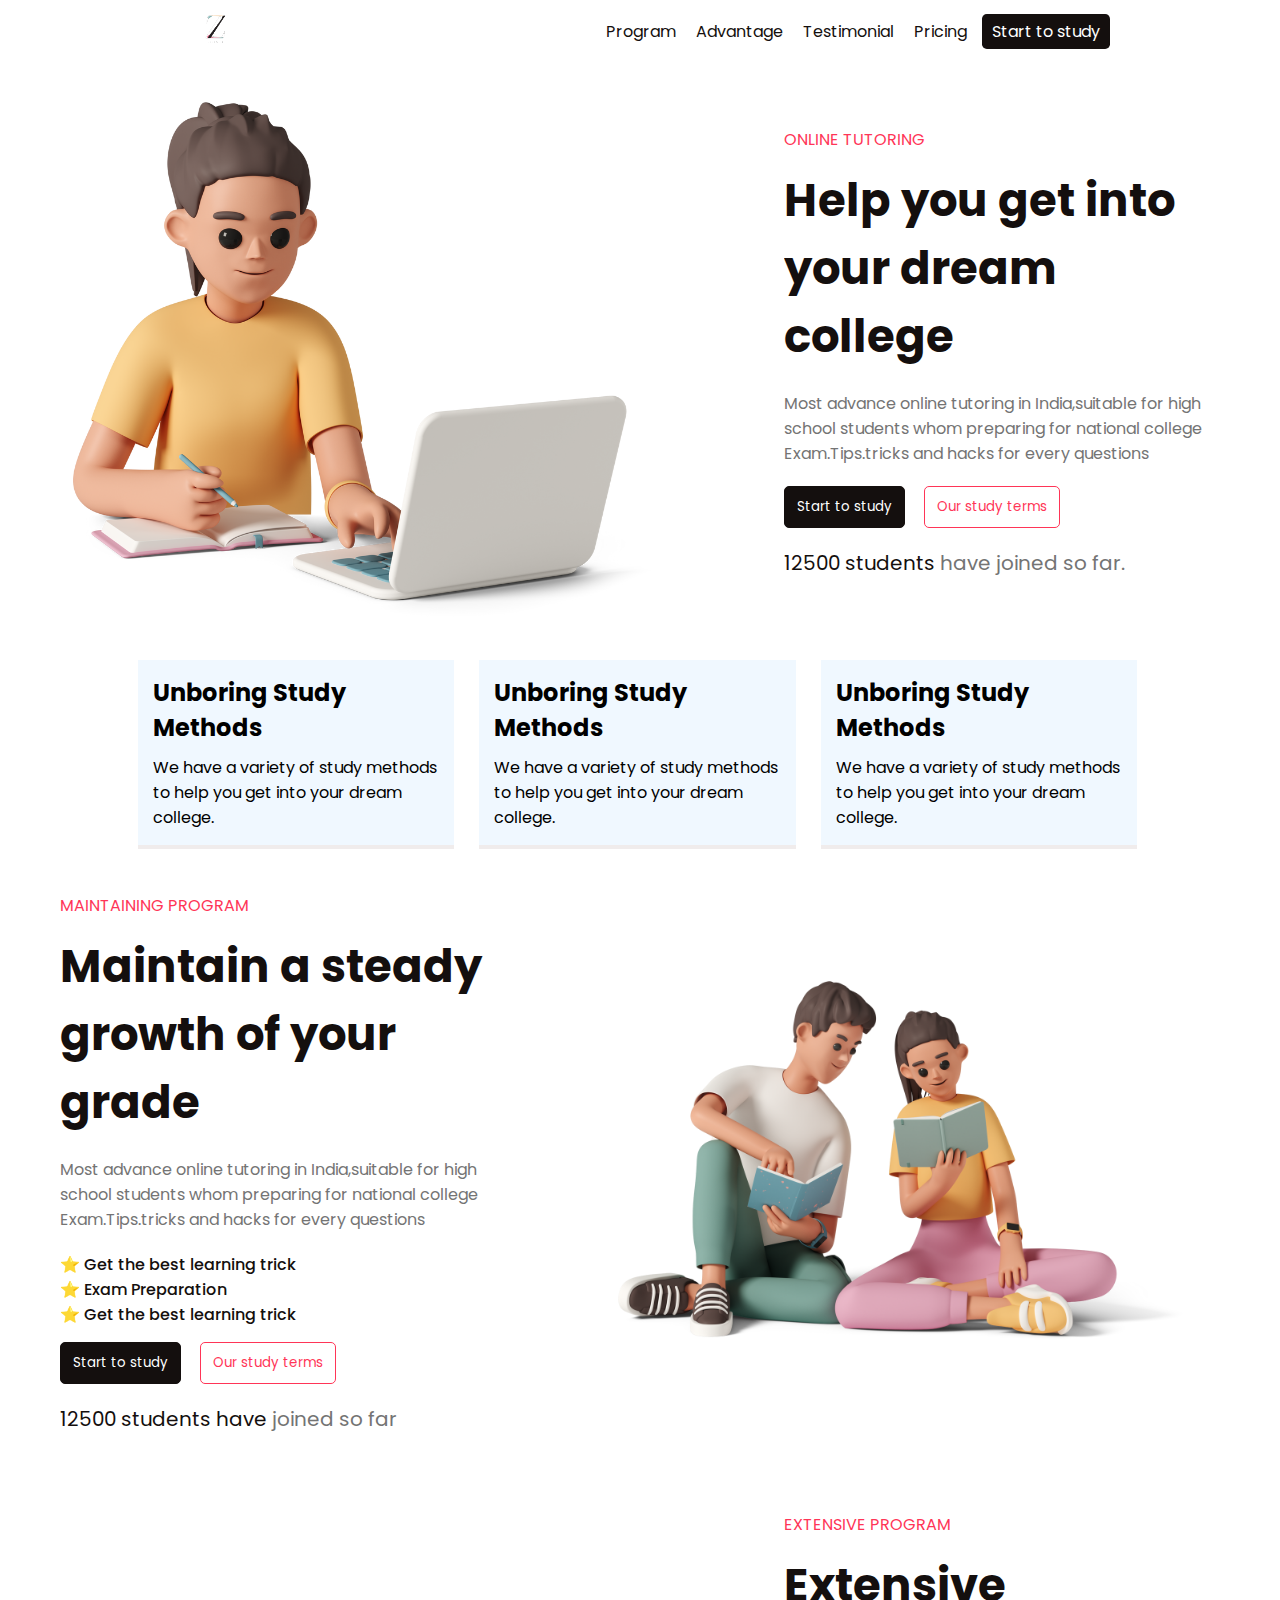
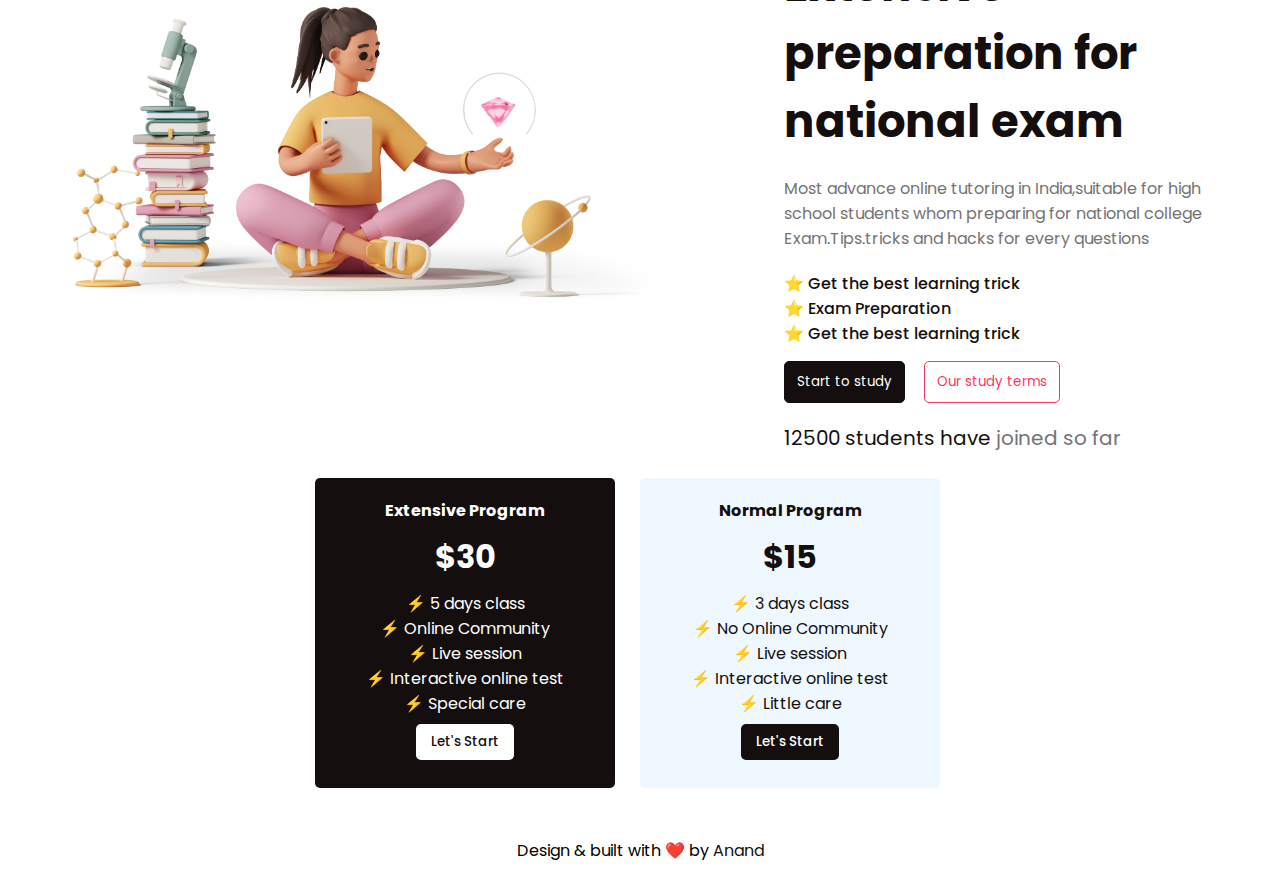
<file: web-dev-course-landing-ui/index.html>
<!DOCTYPE html>
<html lang="en">
  <head>
    <meta charset="UTF-8" />
    <meta http-equiv="X-UA-Compatible" content="IE=edge" />
    <meta name="viewport" content="width=device-width, initial-scale=1.0" />
    <title>Web Dev Course</title>
    <link rel="preconnect" href="https://fonts.googleapis.com" />
    <link rel="preconnect" href="https://fonts.gstatic.com" crossorigin />
    <link rel="stylesheet" href="./index.css" />
  </head>
  <body>
    <nav class="navbar">
      <div class="logo">
        <a href="./index.html">
          <img
            src="./assets/logo.png"
            alt="logo"
            srcset="./assets/logo.png"
            id="logo"
          />
        </a>
      </div>
      <ul class="navbar__links">
        <li>
          <a href="#!" class="menu"> Program </a>
        </li>
        <li>
          <a href="#!" class="menu"> Advantage </a>
        </li>
        <li>
          <a href="#!" class="menu"> Testimonial </a>
        </li>
        <li>
          <a href="#!" class="menu"> Pricing </a>
        </li>
        <li class="navbar__links--cta">
          <a href="#!"> Start to study </a>
        </li>
      </ul>
    </nav>
    <main class="hero">
        <img src="./assets/hero.png" alt="hero" class="banner__image">
        <div class="hero__details">
            <span class="hero__assert">
                ONLINE TUTORING
            </span>
            <h1 class="hero__title">
                Help you get into your dream college
            </h1>
            <p class="hero__description">
                Most advance online tutoring in India,suitable for high school students whom preparing for national college Exam.Tips.tricks and hacks for every questions
            </p>
            <div class="hero__action">
                <button href="#!" class="hero__action--cta">
                    Start to study
                </button>
                <button href="#!" class="hero__action--terms">
                    Our study terms
                </button>
            </div>
            <p class="hero_stats">
                12500 students <span class="hero__stats--action">have joined so far.</span>
            </p>
        </div>
    </main>
	<section class="whyUs">
		<div class="program__whyus">
			<h2>
				Unboring Study Methods
			</h2>
			<p>
				We have a variety of study methods to help you get into your dream college.
			</p>
		</div>
		<div class="program__whyus">
			<h2>
				Unboring Study Methods
			</h2>
			<p>
				We have a variety of study methods to help you get into your dream college.
			</p>
		</div>
		<div class="program__whyus">
			<h2>
				Unboring Study Methods
			</h2>
			<p>
				We have a variety of study methods to help you get into your dream college.
			</p>
		</div>
	</section>
	<section class="maintain">
		<img src="./assets/section_1.png" alt="two-people-reading" srcset="./assets/section_1.png" class="maintain__image">
		<div class="maintain__details">
			<span class="mainain__assert">
				MAINTAINING PROGRAM
			</span>
			<h1 class="maintain__title">
				Maintain a steady growth of your grade
			</h1>
			<p class="maintain__description">
				Most advance online tutoring in India,suitable for high school students whom preparing for national college Exam.Tips.tricks and hacks for every questions
			</p>
			<p class="mainain__list">
				⭐ Get the best learning trick
			</p>
			<p class="mainain__list">
				⭐ Exam Preparation
			</p>
			<p class="mainain__list">
				⭐ Get the best learning trick
			</p>
			<div class="maintain__action">
                <button href="#!" class="maintain__action--cta">
                    Start to study
                </button>
                <button href="#!" class="maintain__action--terms">
                    Our study terms
                </button>
            </div>
			<p class="maintain_stats">
				12500 students have
				<span class="maintain__stats--action">
					joined so far
				</span>
			</p>
		</div>
	</section>
	<section class="extensive">
		<img src="./assets/section_2.png" alt="person with pileup of books" class="extensive__image">
		<div class="extensive__details">
			<span class="extensive__assert">
				EXTENSIVE PROGRAM
			</span>
			<h1 class="extensive__title">
				Extensive preparation for national exam
			</h1>
			<p class="extensive__description">
				Most advance online tutoring in India,suitable for high school students whom preparing for national college Exam.Tips.tricks and hacks for every questions
			</p>
			<p class="extensive__list">
				⭐ Get the best learning trick
			</p>
			<p class="extensive__list">
				⭐ Exam Preparation
			</p>
			<p class="extensive__list">
				⭐ Get the best learning trick
			</p>
			<div class="extensive__action">
                <button href="#!" class="extensive__action--cta">
                    Start to study
                </button>
                <button href="#!" class="extensive__action--terms">
                    Our study terms
                </button>
            </div>
			<p class="extensive_stats">
				12500 students have
				<span class="extensive__stats--action">
					joined so far
				</span>
			</p>
		</div>
	</section>
	<section class="pricing">
		<div class="pricing__card pricing__card--extensive">
			<p class="pricing__card--title">
				Extensive Program
			</p>
			<h1 class="pricing__card--price">
				$30
			</h1>
			<ul class="features">
				<li class="features__list">
					⚡ 5 days class
				</li>
				<li class="features__list">
					⚡ Online Community
				</li>
				<li class="features__list">
					⚡ Live session
				</li>
				<li class="features__list">
					⚡ Interactive online test
				</li>
				<li class="features__list">
					⚡ Special care
				</li>
			</ul>
			<div class="subscribe">
                <button href="#!" class="subscribe--btn subscribe--btn-white">
                    Let's Start
                </button>
            </div>
		</div>
		<div class="pricing__card pricing__card--normal">
			<p class="pricing__card--title">
				Normal Program
			</p>
			<h1 class="pricing__card--price">
				$15
			</h1>
			<ul class="features">
				<li class="features__list">
					⚡ 3 days class
				</li>
				<li class="features__list">
					⚡ No Online Community
				</li>
				<li class="features__list">
					⚡ Live session
				</li>
				<li class="features__list">
					⚡ Interactive online test
				</li>
				<li class="features__list">
					⚡ Little care
				</li>
			</ul>
			<div class="subscribe">
                <button href="#!" class="subscribe--btn subscribe--btn-black">
                    Let's Start
                </button>
            </div>
		</div>
	</section>
	<footer>
		<p class="footer text-center">
			Design & built with ❤️ by <a href="https://peerlist.io/anandbaraik" target="_blank">Anand</a>
		</p>
	</footer>
  </body>
</html>
</file>
<file: web-dev-course-landing-ui/index.css>
@import url('https://fonts.googleapis.com/css2?family=Poppins:ital,wght@0,100;0,200;0,300;0,400;0,500;0,600;0,700;0,800;0,900;1,100;1,200;1,300;1,400;1,500;1,600;1,700;1,800;1,900&display=swap');

:root{
    --black-color: #140F0E;
    --white-color: #FFFFFF;
    --pink-color: #ff3557;
    --gray-color: #747474;
    --light-blue: #f0f8ff;
}

*{
    margin: 0;
    padding: 0;
    box-sizing: border-box;
    font-family: 'Poppins', sans-serif;
    overflow-x: hidden;
}

/* Navbar css */
.navbar{
    display: flex;
    flex-direction: row;
    justify-content: space-around;
    align-items: center;
    background-color: var(--white-color);
}

.logo {
    margin-top: 5px;
}

#logo{
    width: 100px;
    height: 50px;
    object-fit: contain;
}

.navbar__links{
    display: flex;
    margin: 0;
    padding: 0;
    align-items: center;
}

.navbar__links > li{
    list-style-type: none;
    margin: 5px;
    padding: 5px;
}

.navbar__links > li > a {
    text-decoration: none;
    color: var(--black-color);
}

.navbar__links > li > a.menu:hover{
    color: #363434;
    border-bottom: 1px solid #363434;
    font-weight: 400;
}

.navbar__links--cta  {
    background-color: var(--black-color);
    border-radius: 0.3rem;
    padding: 5px 10px !important;
}
.navbar__links--cta > a {
    color: var(--white-color) !important;
}

.navbar__links--cta:hover{
    background-color: #363434;
}

/* hero section css */
.hero, .extensive{
    display: flex;
    flex-direction: row;
    background-color: var(--white-color);
    justify-content: space-around;
    margin-top: 15px;
}

.banner__image, .maintain__image, .extensive__image{
    width: 50%;
    object-fit: contain;
    padding: 25px;
}

.hero__assert, .mainain__assert, .extensive__assert{
    color: var(--pink-color);
}

.hero__title, .maintain__title, .extensive__title {
    font-weight: bold;
    color: var(--black-color);
    font-size: 45px;
    margin-top: 15px;
    margin-bottom: 15px;
}

.hero__title:hover, .maintain__title:hover, .extensive__title:hover{
    color: #363434;
}

.hero__details, .extensive__details{
    flex: 0.7;
    margin-top: 50px;
}

.hero__description, .maintain__description, .extensive__description{
    color: var(--gray-color);
    margin: 20px 0 20px 0;
}

.hero_stats, .maintain_stats, .extensive_stats{
    margin-top: 20px;
    font-size: 20px;
    color: var(--black-color);
}

.hero__stats--action, .maintain__stats--action, .extensive__stats--action{
    color: var(--gray-color);
}

.hero__action--cta, .maintain__action--cta, .extensive__action--cta{
    color: var(--white-color);
    background-color: var(--black-color);
    padding: 10px 12px;
    border-radius: 5px;
    border: 1px solid var(--black-color);
    margin-right: 15px;
    cursor: pointer;
}

.hero__action--cta:hover, .maintain__action--cta:hover, .extensive__action--cta:hover{
    background-color: rgb(54, 52, 52);
}

.hero__action--terms, .maintain__action--terms, .extensive__action--terms{
    color: var(--pink-color);
    background-color: var(--white-color);
    padding: 10px 12px;
    border-radius: 5px;
    border: 1px solid var(--pink-color);
    cursor: pointer;
}

.hero__action--terms:hover, .maintain__action--terms:hover, .extensive__action--terms:hover{
    background-color: #fc6e85;
    color: var(--white-color);
}

/* why us */
.whyUs{
    display: flex;
    flex-direction: row;
    margin: 20px 0;
    justify-content: space-around;
    align-items: center;
    width: 80%;
    margin: auto;
}

.program__whyus {
    background-color: var(--light-blue);
    margin: 10px 15px 10px 10px;
    padding: 15px;
    box-shadow: 0px 4px #f0ecec;
}

.program__whyus > p{
    margin-top: 10px;
}

.maintain{
    display: flex;
    flex-direction: row-reverse;
    justify-content: space-around;
    margin-top: 25px;
    padding: 1%;
}

.maintain__action, .extensive__action{
    margin-top: 15px;
}

.maintain__details {
    flex: 0.7;
}

.mainain__list, .extensive__list{
    color: var(--black-color);
    font-weight: 500;
}

.text-center {
    text-align: center;
}

.footer {
    margin-bottom: 8px;
    padding-bottom: 10px;
}

.footer > a{
    text-decoration: none;
    color: var(--black-color);
}
.footer > a:hover{
    border-bottom: 1px solid var(--black-color);
}
.pricing{
    display: flex;
    justify-content: center;
    align-items: center;
    margin: 25px;
}

.pricing__card--title{
    font-weight: 700;
    margin-bottom: 10px;
}

.pricing__card--price{
    font-weight: 700;
    margin-bottom: 10px;
}

.pricing__card{
    width: 300px;
    margin-right: 25px;
    margin-bottom: 25px;
    padding: 20px;
    text-align: center;
    border-radius: 5px;
}

.pricing__card:hover {
    box-shadow: 3px 4px #ffc0cb;
}

.pricing__card--extensive{
    background-color: var(--black-color);
    color: var(--white-color);
}

.pricing__card--normal {
    background-color: var(--light-blue);
    color: var(--black-color);
}

.subscribe{
    margin: 8px 0;
}

.subscribe--btn{
    cursor: pointer;
}

.subscribe--btn-white{
    background-color: var(--white-color);
    color: var(--black-color);
    border: transparent;
    padding: 8px 15px;
    border-radius: 5px;
    font-weight: 500;
}

.subscribe--btn-white:hover{
    background-color: var(--black-color);
    color: var(--white-color);
    border: 1px solid var(--white-color);
}

.subscribe--btn-black{
    background-color: var(--black-color);
    color: var(--white-color);
    border: transparent;
    padding: 8px 15px;
    border-radius: 5px;
    font-weight: 500;
}

.subscribe--btn-black:hover{
    background-color: var(--white-color);
    color: var(--black-color);
    border: 1px solid var(--black-color);
}

/* Media queries for small devices */
@media only screen and (max-width:680px){

    .navbar__links > li{
        display: none;
    }

    .navbar__links--cta {
        display: block !important;
    }

    .hero, .maintain, .extensive{
        flex-direction: column;
        padding: 15px;
    }

    .banner__image, .maintain__image, .extensive__image{
        width: 100%;
    }

    .hero__details, .maintain__details, .extensive__details{
        flex: 1;
        margin-top: 25px;
    }

    .whyUs{
        flex-direction: column;
        width: 95%;
    }

    .pricing{
        flex-direction: column;
    }
}
</file>
